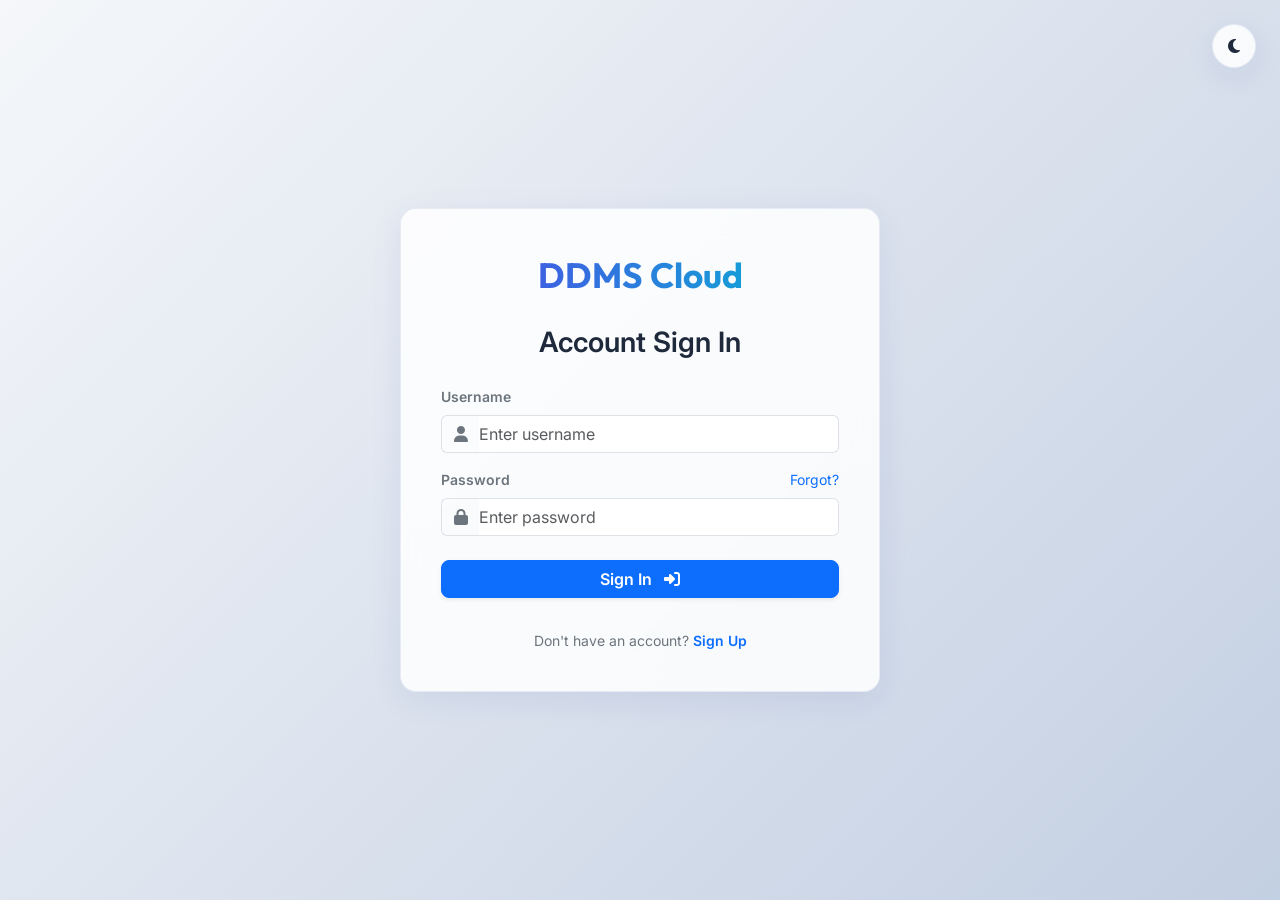
<file: frontend/login.html>
<!DOCTYPE html>
<html lang="en">
<head>
    <meta charset="UTF-8">
    <meta name="viewport" content="width=device-width, initial-scale=1.0">
    <title>Login - Digital Document Management System</title>
    <!-- Bootstrap 5 CSS -->
    <link href="https://cdn.jsdelivr.net/npm/bootstrap@5.3.0/dist/css/bootstrap.min.css" rel="stylesheet">
    <!-- FontAwesome -->
    <link rel="stylesheet" href="https://cdnjs.cloudflare.com/ajax/libs/font-awesome/6.4.0/css/all.min.css">
    <!-- Custom CSS -->
    <link rel="stylesheet" href="css/styles.css">
</head>
<body>

    <!-- Dark Mode Toggle -->
    <div class="mode-toggle" id="theme-toggle" title="Toggle Theme">
        <i class="fa-solid fa-moon"></i>
    </div>

    <!-- Login Container -->
    <div class="container my-auto py-5 d-flex justify-content-center align-items-center min-vh-100">
        <div class="auth-container glass-panel animate-fade-in">
            <div class="brand-title">DDMS Cloud</div>
            <h3 class="text-center mb-4 fw-semibold" style="color: var(--text-primary);">Account Sign In</h3>
            
            <!-- Error Alert -->
            <div class="alert alert-danger d-none" id="error-alert"></div>
            
            <form id="login-form">
                <div class="mb-3">
                    <label for="username" class="form-label text-secondary small fw-semibold">Username</label>
                    <div class="input-group">
                        <span class="input-group-text bg-transparent border-end-0 text-secondary"><i class="fa-solid fa-user"></i></span>
                        <input type="text" class="form-control border-start-0 ps-0" id="username" placeholder="Enter username" required>
                    </div>
                </div>
                <div class="mb-4">
                    <div class="d-flex justify-content-between">
                        <label for="password" class="form-label text-secondary small fw-semibold">Password</label>
                        <a href="login.html#" class="text-primary small text-decoration-none" id="forgot-password-link">Forgot?</a>
                    </div>
                    <div class="input-group">
                        <span class="input-group-text bg-transparent border-end-0 text-secondary"><i class="fa-solid fa-lock"></i></span>
                        <input type="password" class="form-control border-start-0 ps-0" id="password" placeholder="Enter password" required>
                    </div>
                </div>
                <button type="submit" class="btn btn-primary w-100 py-2.5 rounded-3 fw-semibold shadow-sm mb-3">
                    Sign In <i class="fa-solid fa-right-to-bracket ms-2"></i>
                </button>
            </form>

            <div class="text-center mt-3">
                <p class="text-secondary small mb-0">Don't have an account? <a href="register.html" class="text-primary fw-semibold text-decoration-none">Sign Up</a></p>
            </div>
        </div>
    </div>

    <!-- Simulated Forgot Password Modal -->
    <div class="modal fade" id="forgotPasswordModal" tabindex="-1" aria-hidden="true">
        <div class="modal-dialog modal-dialog-centered">
            <div class="modal-content glass-panel p-3 border-0">
                <div class="modal-header border-0">
                    <h5 class="modal-title fw-bold" style="color: var(--text-primary);">Reset Password</h5>
                    <button type="button" class="btn-close" data-bs-dismiss="modal" aria-label="Close"></button>
                </div>
                <form id="forgot-password-form">
                    <div class="modal-body border-0">
                        <div class="alert alert-danger d-none" id="forgot-error-alert"></div>
                        <div class="alert alert-success d-none" id="forgot-success-alert"></div>
                        <div class="mb-3">
                            <label for="forgot-username" class="form-label small fw-semibold text-secondary">Username</label>
                            <input type="text" class="form-control" id="forgot-username" required>
                        </div>
                        <div class="mb-3">
                            <label for="forgot-email" class="form-label small fw-semibold text-secondary">Registered Email</label>
                            <input type="email" class="form-control" id="forgot-email" required>
                        </div>
                        <div class="mb-3">
                            <label for="forgot-new-password" class="form-label small fw-semibold text-secondary">New Password</label>
                            <input type="password" class="form-control" id="forgot-new-password" required>
                        </div>
                    </div>
                    <div class="modal-footer border-0">
                        <button type="button" class="btn btn-outline-secondary" data-bs-dismiss="modal">Cancel</button>
                        <button type="submit" class="btn btn-primary px-4">Update Password</button>
                    </div>
                </form>
            </div>
        </div>
    </div>

    <!-- Bootstrap 5 JS -->
    <script src="https://cdn.jsdelivr.net/npm/bootstrap@5.3.0/dist/js/bootstrap.bundle.min.js"></script>
    <script src="js/app.js"></script>
    <script>
        // Set page specific context
        document.addEventListener('DOMContentLoaded', () => {
            initAuthPages('login');
        });
    </script>
</body>
</html>
</file>
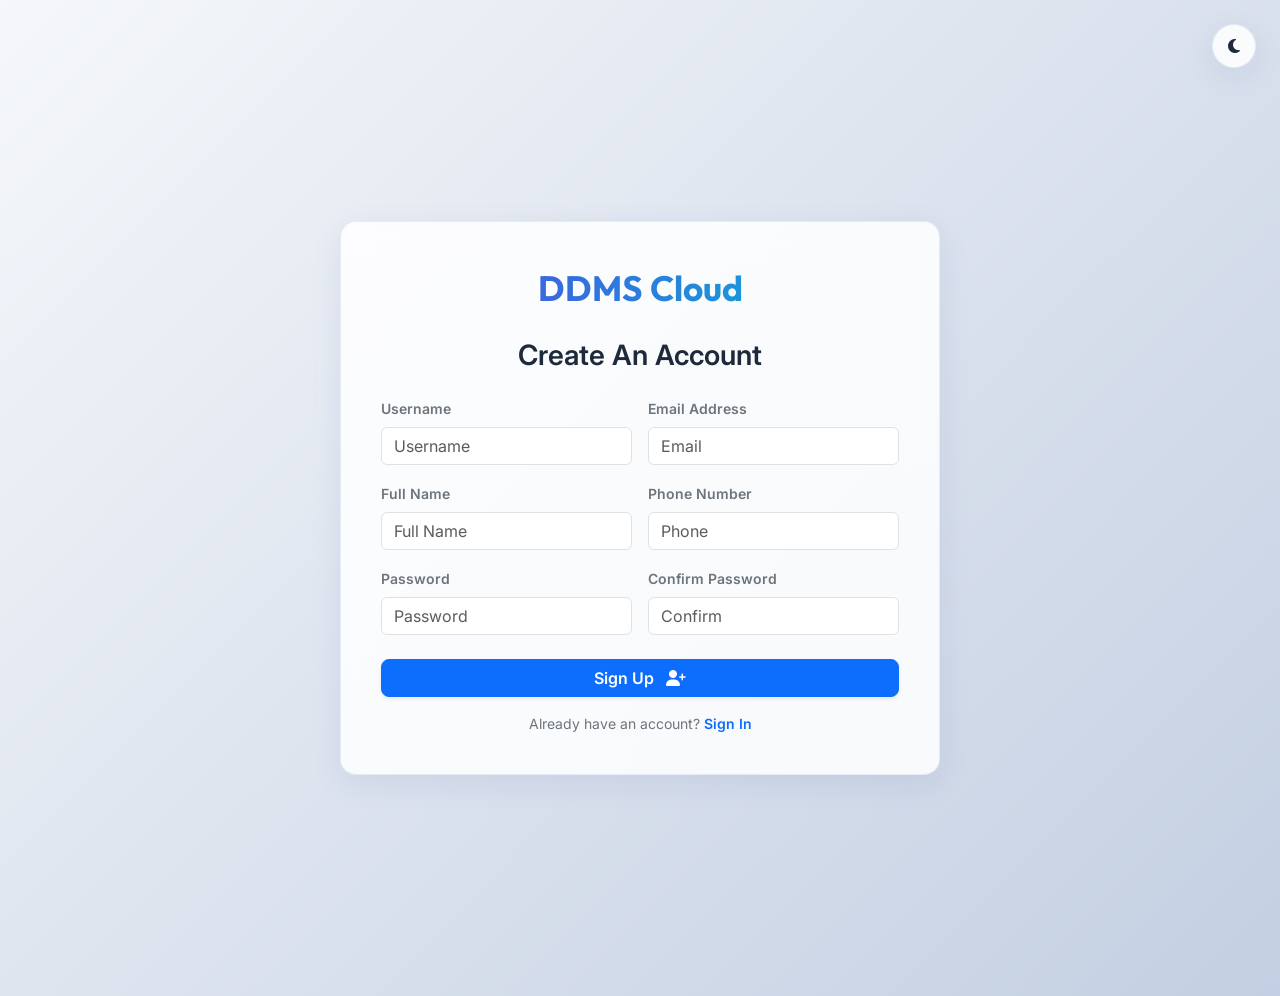
<file: frontend/register.html>
<!DOCTYPE html>
<html lang="en">
<head>
    <meta charset="UTF-8">
    <meta name="viewport" content="width=device-width, initial-scale=1.0">
    <title>Register - Digital Document Management System</title>
    <!-- Bootstrap 5 CSS -->
    <link href="https://cdn.jsdelivr.net/npm/bootstrap@5.3.0/dist/css/bootstrap.min.css" rel="stylesheet">
    <!-- FontAwesome -->
    <link rel="stylesheet" href="https://cdnjs.cloudflare.com/ajax/libs/font-awesome/6.4.0/css/all.min.css">
    <!-- Custom CSS -->
    <link rel="stylesheet" href="css/styles.css">
</head>
<body>

    <!-- Dark Mode Toggle -->
    <div class="mode-toggle" id="theme-toggle" title="Toggle Theme">
        <i class="fa-solid fa-moon"></i>
    </div>

    <!-- Registration Container -->
    <div class="container my-5 d-flex justify-content-center align-items-center min-vh-100">
        <div class="auth-container glass-panel animate-fade-in" style="max-width: 600px;">
            <div class="brand-title">DDMS Cloud</div>
            <h3 class="text-center mb-4 fw-semibold" style="color: var(--text-primary);">Create An Account</h3>
            
            <!-- Error and Success Alerts -->
            <div class="alert alert-danger d-none" id="error-alert"></div>
            <div class="alert alert-success d-none" id="success-alert"></div>
            
            <form id="register-form">
                <div class="row g-3">
                    <div class="col-md-6">
                        <label for="reg-username" class="form-label text-secondary small fw-semibold">Username</label>
                        <input type="text" class="form-control" id="reg-username" placeholder="Username" required>
                    </div>
                    <div class="col-md-6">
                        <label for="reg-email" class="form-label text-secondary small fw-semibold">Email Address</label>
                        <input type="email" class="form-control" id="reg-email" placeholder="Email" required>
                    </div>
                    
                    <div class="col-md-6">
                        <label for="reg-fullname" class="form-label text-secondary small fw-semibold">Full Name</label>
                        <input type="text" class="form-control" id="reg-fullname" placeholder="Full Name" required>
                    </div>
                    <div class="col-md-6">
                        <label for="reg-phone" class="form-label text-secondary small fw-semibold">Phone Number</label>
                        <input type="text" class="form-control" id="reg-phone" placeholder="Phone" required>
                    </div>

                    <div class="col-md-6">
                        <label for="reg-password" class="form-label text-secondary small fw-semibold">Password</label>
                        <input type="password" class="form-control" id="reg-password" placeholder="Password" required>
                    </div>
                    <div class="col-md-6">
                        <label for="reg-confirm-password" class="form-label text-secondary small fw-semibold">Confirm Password</label>
                        <input type="password" class="form-control" id="reg-confirm-password" placeholder="Confirm" required>
                    </div>


                </div>

                <button type="submit" class="btn btn-primary w-100 py-2.5 rounded-3 fw-semibold shadow-sm mt-4">
                    Sign Up <i class="fa-solid fa-user-plus ms-2"></i>
                </button>
            </form>

            <div class="text-center mt-3">
                <p class="text-secondary small mb-0">Already have an account? <a href="login.html" class="text-primary fw-semibold text-decoration-none">Sign In</a></p>
            </div>
        </div>
    </div>

    <!-- Bootstrap 5 JS -->
    <script src="https://cdn.jsdelivr.net/npm/bootstrap@5.3.0/dist/js/bootstrap.bundle.min.js"></script>
    <script src="js/app.js"></script>
    <script>
        document.addEventListener('DOMContentLoaded', () => {
            initAuthPages('register');
        });
    </script>
</body>
</html>
</file>
<file: frontend/css/styles.css>
/* Import Premium Fonts */
@import url('https://fonts.googleapis.com/css2?family=Inter:wght@300;400;500;600;700&family=Outfit:wght@400;500;600;700&display=swap');

:root {
    --primary: #4f46e5;
    --primary-hover: #4338ca;
    --secondary: #10b981;
    --danger: #ef4444;
    --warning: #f59e0b;
    --info: #06b6d4;
    --bg-gradient: linear-gradient(135deg, #f5f7fa 0%, #c3cfe2 100%);
    --card-bg: rgba(255, 255, 255, 0.85);
    --border-color: rgba(226, 232, 240, 0.8);
    --text-primary: #1e293b;
    --text-secondary: #64748b;
    --sidebar-bg: #0f172a;
    --sidebar-text: #f8fafc;
    --shadow: 0 8px 32px 0 rgba(31, 38, 135, 0.08);
}

/* Dark Mode Variables */
body.dark-mode {
    --primary: #6366f1;
    --primary-hover: #4f46e5;
    --bg-gradient: linear-gradient(135deg, #0f172a 0%, #1e1b4b 100%);
    --card-bg: rgba(30, 41, 59, 0.85);
    --border-color: rgba(71, 85, 105, 0.5);
    --text-primary: #f8fafc;
    --text-secondary: #94a3b8;
    --sidebar-bg: #020617;
    --sidebar-text: #f8fafc;
    --shadow: 0 8px 32px 0 rgba(0, 0, 0, 0.3);
}

* {
    margin: 0;
    padding: 0;
    box-sizing: border-box;
    font-family: 'Inter', sans-serif;
    transition: background-color 0.3s ease, color 0.3s ease;
}

body {
    background: var(--bg-gradient);
    color: var(--text-primary);
    min-height: 100vh;
    display: flex;
    flex-direction: column;
}

/* Glassmorphism Styles */
.glass-panel {
    background: var(--card-bg);
    backdrop-filter: blur(16px);
    -webkit-backdrop-filter: blur(16px);
    border: 1px solid var(--border-color);
    border-radius: 16px;
    box-shadow: var(--shadow);
}

/* Auth Cards */
.auth-container {
    max-width: 480px;
    width: 100%;
    margin: auto;
    padding: 2.5rem;
}

.brand-title {
    font-family: 'Outfit', sans-serif;
    font-weight: 700;
    font-size: 2.2rem;
    background: linear-gradient(to right, #4f46e5, #06b6d4);
    -webkit-background-clip: text;
    -webkit-text-fill-color: transparent;
    text-align: center;
    margin-bottom: 1.5rem;
}

/* Dashboard Layout */
.dashboard-layout {
    display: flex;
    min-height: 100vh;
    width: 100%;
}

.sidebar {
    width: 260px;
    background: var(--sidebar-bg);
    color: var(--sidebar-text);
    padding: 2rem 1.5rem;
    display: flex;
    flex-direction: column;
    z-index: 100;
}

.sidebar-brand {
    font-family: 'Outfit', sans-serif;
    font-weight: 700;
    font-size: 1.5rem;
    margin-bottom: 2.5rem;
    display: flex;
    align-items: center;
    gap: 0.5rem;
}

.nav-menu {
    list-style: none;
    display: flex;
    flex-direction: column;
    gap: 0.5rem;
}

.nav-link-item {
    display: flex;
    align-items: center;
    gap: 1rem;
    padding: 0.8rem 1rem;
    color: var(--sidebar-text);
    opacity: 0.7;
    text-decoration: none;
    border-radius: 8px;
    cursor: pointer;
    font-weight: 500;
    transition: all 0.2s ease;
}

.nav-link-item:hover, .nav-link-item.active {
    opacity: 1;
    background: rgba(255, 255, 255, 0.1);
    transform: translateX(4px);
}

.main-content {
    flex: 1;
    padding: 2rem;
    overflow-y: auto;
    max-height: 100vh;
}

/* Drag and Drop Styling */
.drop-zone {
    border: 2px dashed var(--primary);
    border-radius: 12px;
    padding: 3rem;
    text-align: center;
    background: rgba(79, 70, 229, 0.05);
    cursor: pointer;
    transition: all 0.3s ease;
}

.drop-zone.drag-over {
    background: rgba(79, 70, 229, 0.15);
    border-color: var(--secondary);
    transform: scale(1.02);
}

/* Custom Progress Bar */
.progress-container {
    background-color: var(--border-color);
    border-radius: 8px;
    height: 8px;
    width: 100%;
    margin-top: 1rem;
    overflow: hidden;
    display: none;
}

.progress-fill {
    background-color: var(--primary);
    height: 100%;
    width: 0%;
    transition: width 0.1s ease;
}

/* Table and Lists Styling */
.file-list-item {
    transition: transform 0.2s ease, box-shadow 0.2s ease;
}

.file-list-item:hover {
    transform: translateY(-2px);
    box-shadow: 0 4px 20px rgba(0,0,0,0.05);
}

/* Dark mode toggle switch */
.mode-toggle {
    position: fixed;
    top: 1.5rem;
    right: 1.5rem;
    background: var(--card-bg);
    border: 1px solid var(--border-color);
    border-radius: 50%;
    width: 44px;
    height: 44px;
    display: flex;
    align-items: center;
    justify-content: center;
    cursor: pointer;
    box-shadow: var(--shadow);
    z-index: 1000;
}

/* Document Previews */
.preview-container {
    width: 100%;
    height: 500px;
    border-radius: 8px;
    border: 1px solid var(--border-color);
    background: #f1f5f9;
    display: flex;
    justify-content: center;
    align-items: center;
}

.preview-container iframe, .preview-container img {
    width: 100%;
    height: 100%;
    border: none;
    object-fit: contain;
}

/* Stat Cards */
.stat-card {
    padding: 1.5rem;
    border-radius: 12px;
    display: flex;
    justify-content: space-between;
    align-items: center;
}

.stat-icon {
    font-size: 2.5rem;
    opacity: 0.3;
}

/* Badges for File Types */
.badge-pdf { background-color: #fee2e2; color: #ef4444; }
.badge-docx { background-color: #dbeafe; color: #3b82f6; }
.badge-xlsx { background-color: #d1fae5; color: #10b981; }
.badge-ppt { background-color: #ffedd5; color: #f97316; }
.badge-zip { background-color: #f3e8ff; color: #a855f7; }
.badge-txt { background-color: #f1f5f9; color: #64748b; }
.badge-img { background-color: #e0f2fe; color: #0284c7; }

/* Micro-animations */
@keyframes fadeInUp {
    from {
        opacity: 0;
        transform: translateY(20px);
    }
    to {
        opacity: 1;
        transform: translateY(0);
    }
}

.animate-fade-in {
    animation: fadeInUp 0.4s ease forwards;
}
</file>
